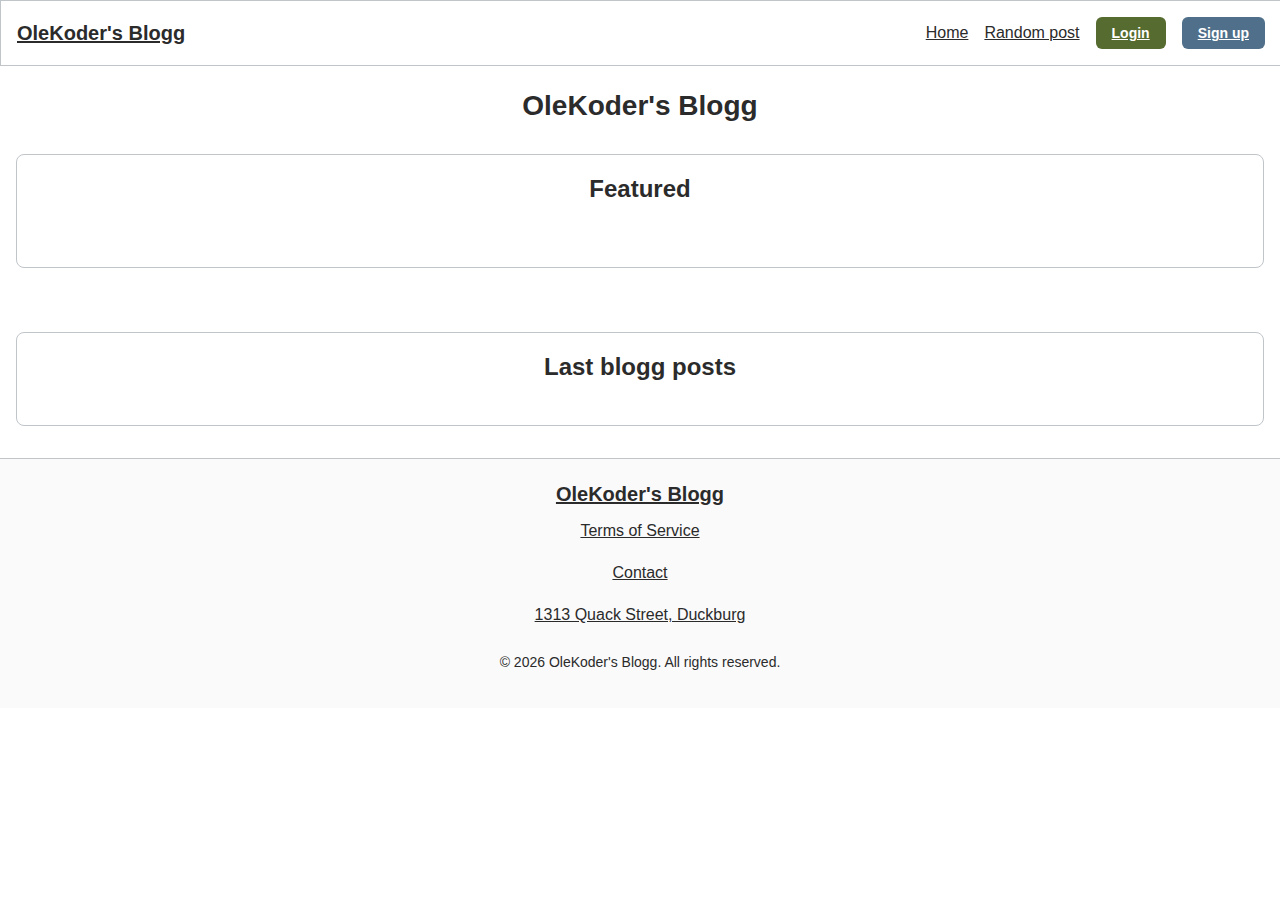
<file: index.html>
<!doctype html>
<html lang="en">
	<head>
		<meta charset="UTF-8" />
		<meta name="viewport" content="width=device-width, initial-scale=1.0" />
		<title>OleKoder's Blogg</title>

		<link rel="stylesheet" href="./assets/css/olewind.css" />
		<script defer src="./assets/js/olewind.js"></script>
		<script type="module" defer src="./index.js"></script>
	</head>

	<body class="text-charcoal text-center">
		<div id="site-nav"></div>
		<main class="w-full max-w-page mx-auto">
			<header class="my-6">
				<h1 class="text-3xl">OleKoder's Blogg</h1>
			</header>
			<section class="my-8 px-4">
				<div class="border rounded-lg">
					<h2 class="text-2xl mb-2">Featured</h2>
					<div class="p-4">
						<div class="relative overflow-hidden rounded-lg">
							<button
								id="featured-prev"
								type="button"
								class="absolute top-50 translate-y--50 left-0 bg-white border rounded-full cursor-pointer z-10 w-10 h-10"
								aria-label="Previous"
							>
								←
							</button>
							<button
								id="featured-next"
								type="button"
								class="absolute top-50 translate-y--50 right-0 bg-white border rounded-full cursor-pointer z-10 w-10 h-10"
								aria-label="Next"
							>
								→
							</button>
							<div
								id="featured-carousel"
								class="w-full max-h-96 flex items-center justify-center overflow-hidden"
								ow="md:max-h-120 lg:max-h-240"
							></div>
						</div>

						<h3 id="featured-title" class="text-large my-6"></h3>
					</div>
				</div>
			</section>
			<section class="py-8 px-4">
				<div class="border rounded-lg px-4 pb-6">
					<h2 class="text-2xl">Last blogg posts</h2>

					<div
						id="posts-grid"
						class="flex flex-col gap-4"
						ow="md:flex-row md:flex-wrap md:justify-center md:gap-6"
					></div>
				</div>
			</section>
		</main>
		<div id="site-footer"></div>
	</body>
</html>
</file>
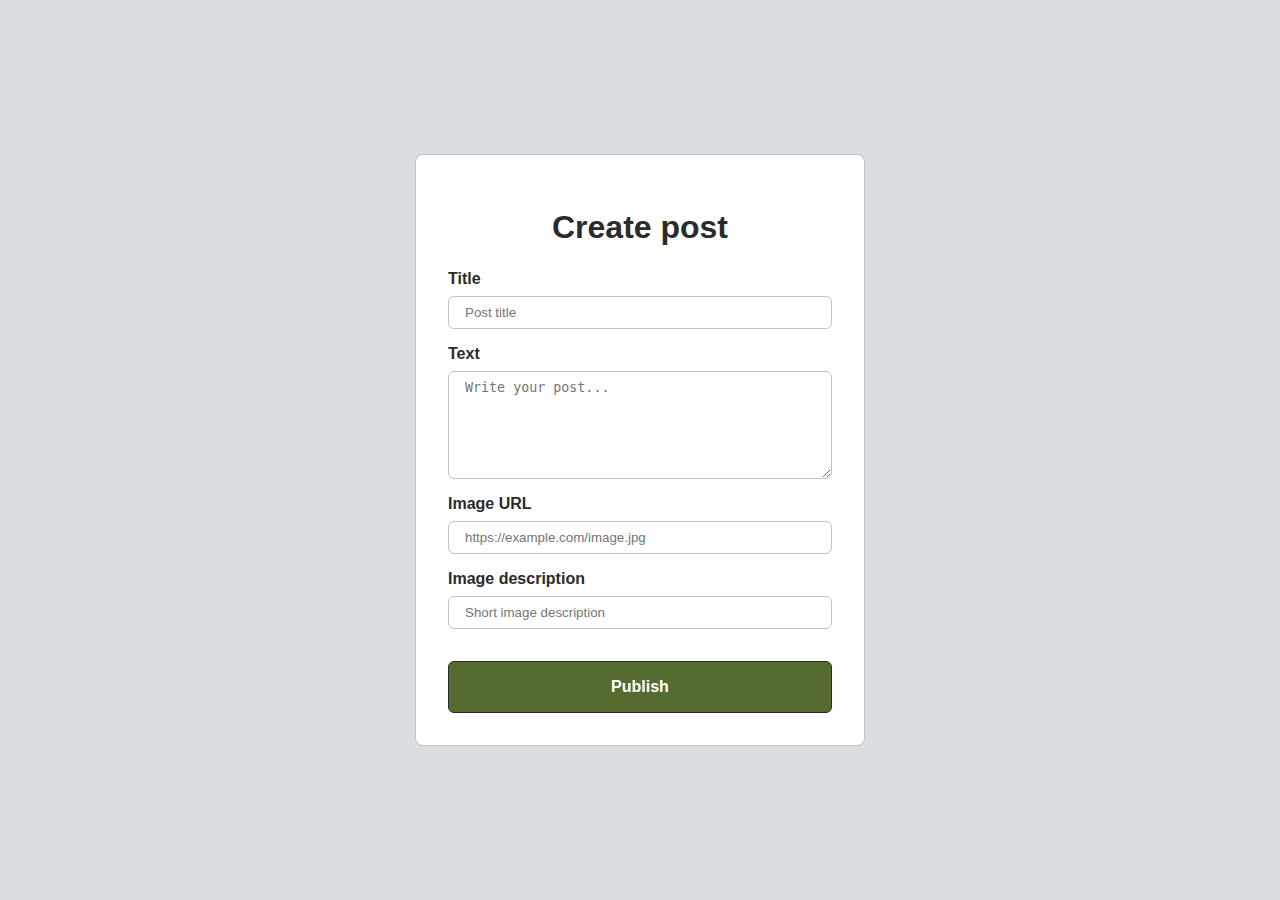
<file: create-post/index.html>
<!doctype html>
<html lang="en">
	<head>
		<meta charset="UTF-8" />
		<meta name="viewport" content="width=device-width, initial-scale=1.0" />
		<title>Create post</title>

		<link rel="stylesheet" href="../assets/css/olewind.css" />
		<script defer src="../assets/js/olewind.js"></script>
		<script type="module" defer src="./index.js"></script>
	</head>

	<body class="min-h-screen flex items-center justify-center bg-cloud px-4">
		<main class="w-full max-w-sm bg-white p-8 rounded-lg border">
			<h1 class="text-4xl font-bold text-charcoal text-center mb-6">Create post</h1>
			<form id="create-post-form" class="flex flex-col gap-4">
				<div class="flex flex-col">
					<label class="text-base font-medium text-charcoal mb-2" for="title">Title</label>
					<input
						id="title"
						type="text"
						required
						class="max-w-sm px-4 py-2 border rounded-md"
						placeholder="Post title"
					/>
				</div>
				<div class="flex flex-col">
					<label class="text-base font-medium text-charcoal mb-2" for="body">Text</label>
					<textarea
						id="body"
						required
						rows="6"
						class="max-w-sm px-4 py-2 border rounded-md"
						placeholder="Write your post..."
					></textarea>
				</div>
				<div class="flex flex-col">
					<label class="text-base font-medium text-charcoal mb-2" for="mediaUrl">Image URL</label>
					<input
						id="mediaUrl"
						type="url"
						required
						class="max-w-sm px-4 py-2 border rounded-md"
						placeholder="https://example.com/image.jpg"
					/>
				</div>
				<div class="flex flex-col">
					<label class="text-base font-medium text-charcoal mb-2" for="mediaAlt">
						Image description
					</label>
					<input
						id="mediaAlt"
						type="text"
						class="max-w-sm px-4 py-2 border rounded-md"
						placeholder="Short image description"
					/>
				</div>
				<p id="form-error" class="text-small text-charcoal hidden"></p>
				<button
					type="submit"
					class="mt-4 inline-flex items-center justify-center font-bold cursor-pointer border border-charcoal rounded-md text-center no-underline bg-olive text-white px-6 py-4 text-base"
				>
					Publish
				</button>
			</form>
		</main>
	</body>
</html>
</file>
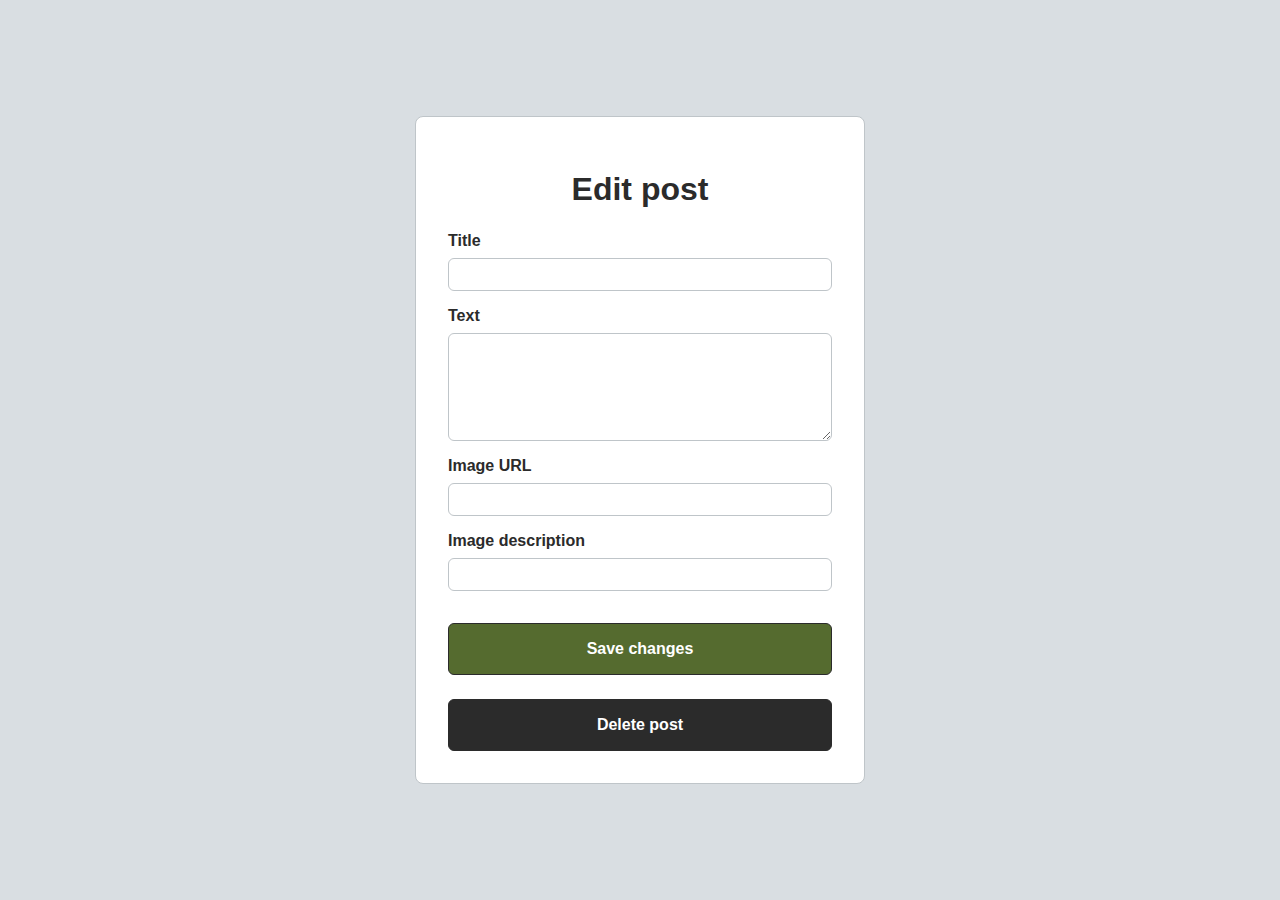
<file: edit-post/index.html>
<!doctype html>
<html lang="en">
	<head>
		<meta charset="UTF-8" />
		<meta name="viewport" content="width=device-width, initial-scale=1.0" />
		<title>Edit post</title>
		<link rel="stylesheet" href="../assets/css/olewind.css" />
		<script defer src="../assets/js/olewind.js"></script>
		<script type="module" defer src="./index.js"></script>
	</head>
	<body class="min-h-screen flex items-center justify-center bg-cloud px-4">
		<div class="w-full max-w-sm bg-white p-8 rounded-lg border">
			<h1 class="text-4xl font-bold text-charcoal text-center mb-6">Edit post</h1>
			<form id="edit-post-form" class="flex flex-col gap-4">
				<div class="flex flex-col">
					<label class="text-base font-medium text-charcoal mb-2" for="title">Title</label>
					<input id="title" type="text" required class="max-w-sm px-4 py-2 border rounded-md" />
				</div>
				<div class="flex flex-col">
					<label class="text-base font-medium text-charcoal mb-2" for="body">Text</label>
					<textarea
						id="body"
						required
						rows="6"
						class="max-w-sm px-4 py-2 border rounded-md"
					></textarea>
				</div>
				<div class="flex flex-col">
					<label class="text-base font-medium text-charcoal mb-2" for="mediaUrl">Image URL</label>
					<input
						id="mediaUrl"
						type="url"
						required
						maxlength="300"
						class="max-w-sm px-4 py-2 border rounded-md"
					/>
				</div>
				<div class="flex flex-col">
					<label class="text-base font-medium text-charcoal mb-2" for="mediaAlt">
						Image description
					</label>
					<input id="mediaAlt" type="text" class="max-w-sm px-4 py-2 border rounded-md" />
				</div>
				<p id="form-error" class="text-small text-charcoal hidden"></p>
				<button
					type="submit"
					class="mt-4 inline-flex items-center justify-center font-bold cursor-pointer border border-charcoal rounded-md text-center no-underline bg-olive text-white px-6 py-4 text-base"
				>
					Save changes
				</button>

				<button
					id="delete-btn"
					type="button"
					class="mt-2 inline-flex items-center justify-center font-bold cursor-pointer border border-charcoal rounded-md text-center no-underline bg-charcoal text-white px-6 py-4 text-base"
				>
					Delete post
				</button>
			</form>
		</div>
	</body>
</html>
</file>
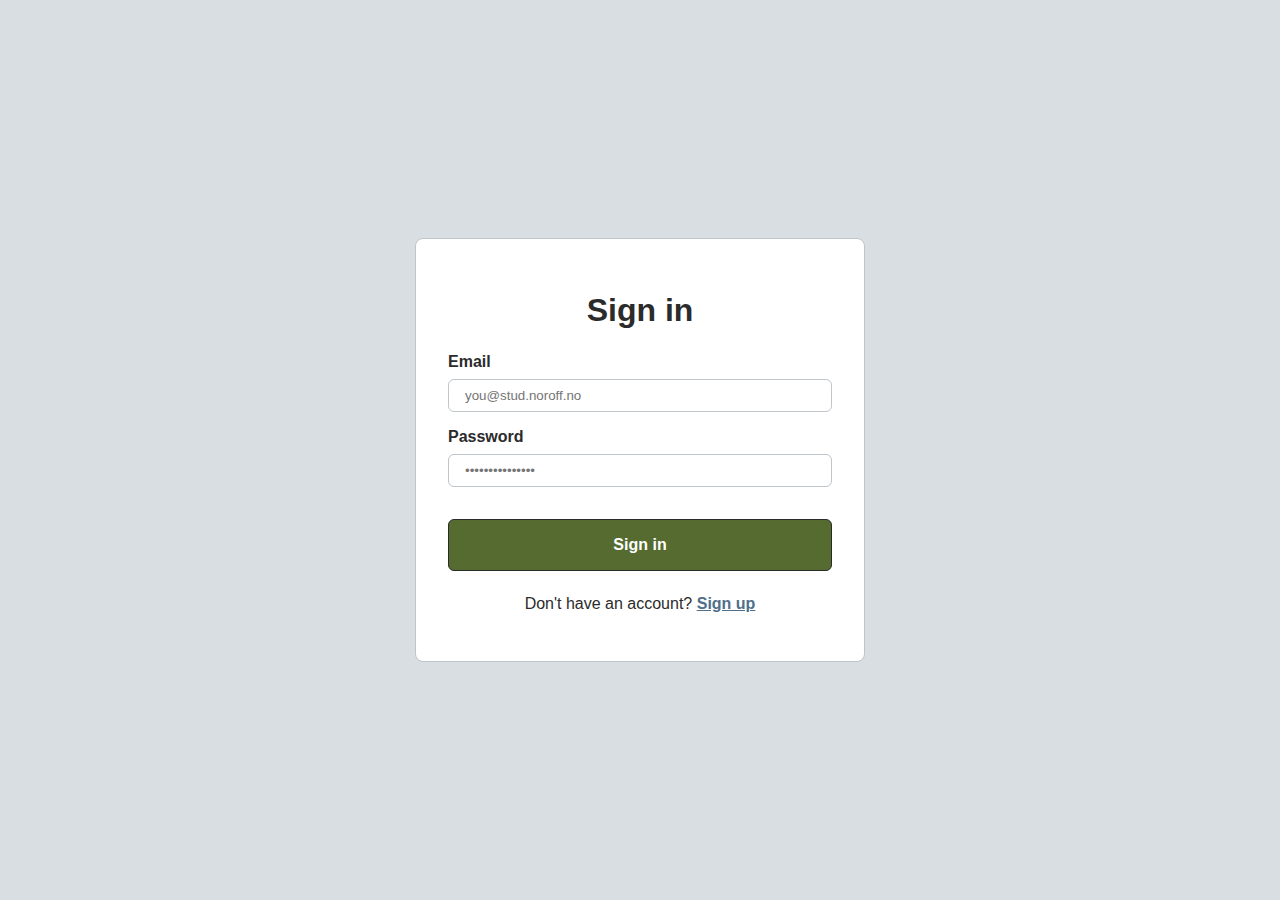
<file: login/index.html>
<!doctype html>
<html lang="en">
	<head>
		<meta charset="UTF-8" />
		<meta name="viewport" content="width=device-width, initial-scale=1.0" />
		<title>Login</title>
		<link rel="stylesheet" href="../assets/css/olewind.css" />
		<script defer src="../assets/js/olewind.js"></script>
		<script type="module" defer src="./index.js"></script>
	</head>
	<body class="min-h-screen flex items-center justify-center bg-cloud px-4">
		<main class="w-full max-w-sm bg-white p-8 rounded-lg border">
			<h1 class="text-4xl font-bold text-charcoal text-center mb-6">Sign in</h1>
			<form id="login-form" class="flex flex-col gap-4">
				<div class="flex flex-col">
					<label class="text-base font-medium text-charcoal mb-2" for="email">Email</label>
					<input
						id="email"
						type="email"
						required
						class="max-w-sm px-4 py-2 border rounded-md"
						placeholder="you@stud.noroff.no"
					/>
				</div>
				<div class="flex flex-col">
					<label class="text-base font-medium text-charcoal mb-2" for="password">Password</label>
					<input
						id="password"
						type="password"
						required
						class="max-w-sm px-4 py-2 border rounded-md"
						placeholder="•••••••••••••••"
					/>
				</div>
				<button
					type="submit"
					class="mt-4 inline-flex items-center justify-center font-bold cursor-pointer border border-charcoal rounded-md text-center no-underline bg-olive text-white px-6 py-4 text-base"
				>
					Sign in
				</button>
			</form>
			<p class="text-base text-charcoal text-center mt-6">
				Don't have an account?
				<a class="text-dusty-blue font-bold" href="../signup/index.html">Sign up</a>
			</p>
		</main>
	</body>
</html>
</file>
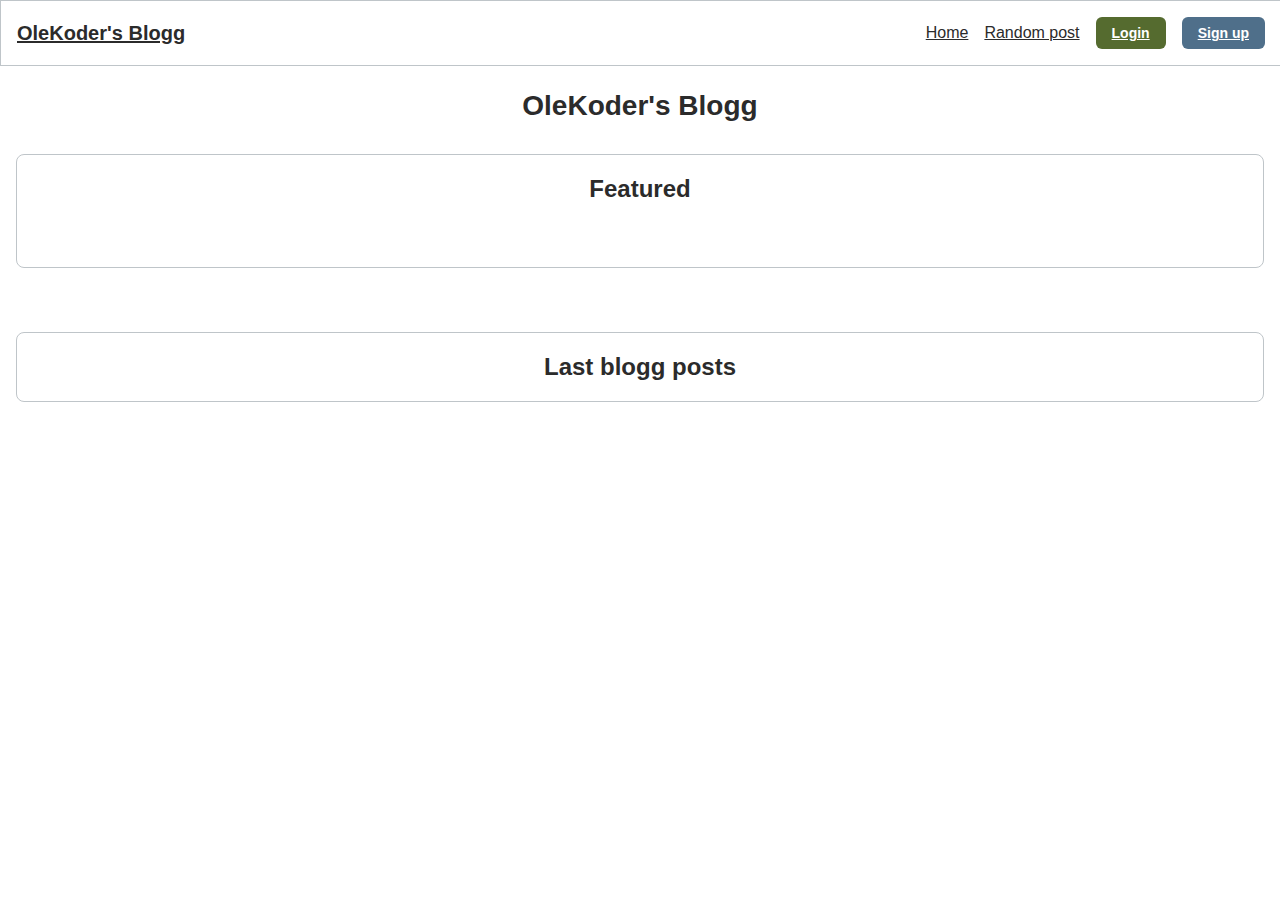
<file: pages/index.html>
<!doctype html>
<html lang="en">
	<head>
		<meta charset="UTF-8" />
		<meta name="viewport" content="width=device-width, initial-scale=1.0" />
		<title>OleKoder's Blogg</title>

		<link rel="stylesheet" href="../assets/css/olewind.css" />
		<script defer src="../assets/js/olewind.js"></script>
		<script type="module" defer src="./index.js"></script>
	</head>

	<body class="text-charcoal text-center">
		<div id="site-nav"></div>
		<div class="w-full max-w-page mx-auto">
			<header class="my-6">
				<h1 class="text-3xl">OleKoder's Blogg</h1>
			</header>

			<section class="my-8 px-4">
				<div class="border rounded-lg">
					<h2 class="text-2xl mb-2">Featured</h2>

					<div class="p-4">
						<div class="relative overflow-hidden rounded-lg">
							<button
								id="featured-prev"
								type="button"
								class="absolute top-50 translate-y--50 left-0 bg-white border rounded-full cursor-pointer z-10 w-10 h-10"
								aria-label="Previous"
							>
								←
							</button>

							<button
								id="featured-next"
								type="button"
								class="absolute top-50 translate-y--50 right-0 bg-white border rounded-full cursor-pointer z-10 w-10 h-10"
								aria-label="Next"
							>
								→
							</button>

							<div
								id="featured-carousel"
								class="w-full max-h-96 flex items-center justify-center overflow-hidden"
								ow="md:max-h-120 lg:max-h-240"
							></div>
						</div>

						<h3 id="featured-title" class="text-large my-6"></h3>
					</div>
				</div>
			</section>

			<section class="py-8 px-4">
				<div class="border rounded-lg px-4">
					<h2 class="text-2xl">Last blogg posts</h2>

					<div
						id="posts-grid"
						class="flex flex-col gap-4"
						ow="md:flex-row md:flex-wrap md:justify-center md:gap-6"
					></div>
				</div>
			</section>
		</div>
	</body>
</html>
</file>
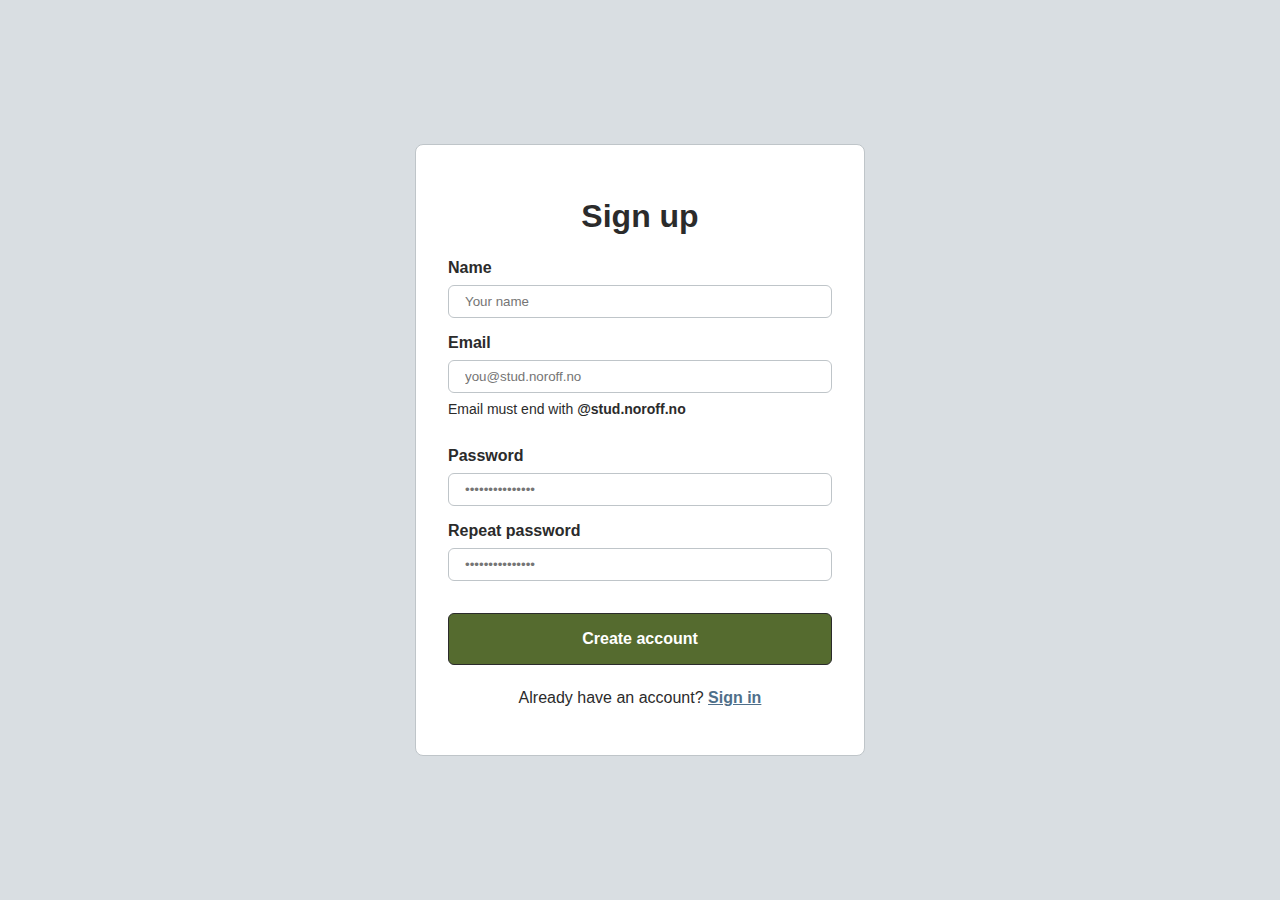
<file: signup/index.html>
<!doctype html>
<html lang="en">
	<head>
		<meta charset="UTF-8" />
		<meta name="viewport" content="width=device-width, initial-scale=1.0" />
		<title>Sign up</title>

		<link rel="stylesheet" href="../assets/css/olewind.css" />
		<script defer src="../assets/js/olewind.js"></script>

		<script type="module" defer src="./index.js"></script>
	</head>

	<body class="min-h-screen flex items-center justify-center bg-cloud px-4">
		<main class="w-full max-w-sm bg-white p-8 rounded-lg border">
			<h1 class="text-4xl font-bold text-charcoal text-center mb-6">Sign up</h1>
			<form id="signup-form" class="flex flex-col gap-4">
				<div class="flex flex-col">
					<label class="text-base font-medium text-charcoal mb-2" for="name">Name</label>
					<input
						id="name"
						type="text"
						class="max-w-sm px-4 py-2 border rounded-md"
						placeholder="Your name"
						autocomplete="name"
						required
					/>
				</div>
				<div class="flex flex-col">
					<label class="text-base font-medium text-charcoal mb-2" for="email">Email</label>
					<input
						id="email"
						type="email"
						class="max-w-sm px-4 py-2 border rounded-md"
						placeholder="you@stud.noroff.no"
						autocomplete="email"
						required
					/>
					<p class="text-small text-charcoal mt-2">
						Email must end with <strong>@stud.noroff.no</strong>
					</p>
				</div>

				<div class="flex flex-col">
					<label class="text-base font-medium text-charcoal mb-2" for="password">Password</label>
					<input
						id="password"
						type="password"
						class="max-w-sm px-4 py-2 border rounded-md"
						placeholder="•••••••••••••••"
						autocomplete="new-password"
						required
					/>
				</div>

				<div class="flex flex-col">
					<label class="text-base font-medium text-charcoal mb-2" for="password2"
						>Repeat password</label
					>
					<input
						id="password2"
						type="password"
						class="max-w-sm px-4 py-2 border rounded-md"
						placeholder="•••••••••••••••"
						autocomplete="new-password"
						required
					/>
				</div>

				<p id="form-error" class="text-small hidden"></p>

				<button
					id="signup-btn"
					type="submit"
					class="mt-4 inline-flex items-center justify-center font-bold cursor-pointer border border-charcoal rounded-md text-center no-underline bg-olive text-white px-6 py-4 text-base"
				>
					Create account
				</button>
			</form>

			<p class="text-base text-charcoal text-center mt-6">
				Already have an account?
				<a class="text-dusty-blue font-bold" href="./index.html">Sign in</a>
			</p>
		</main>
	</body>
</html>
</file>
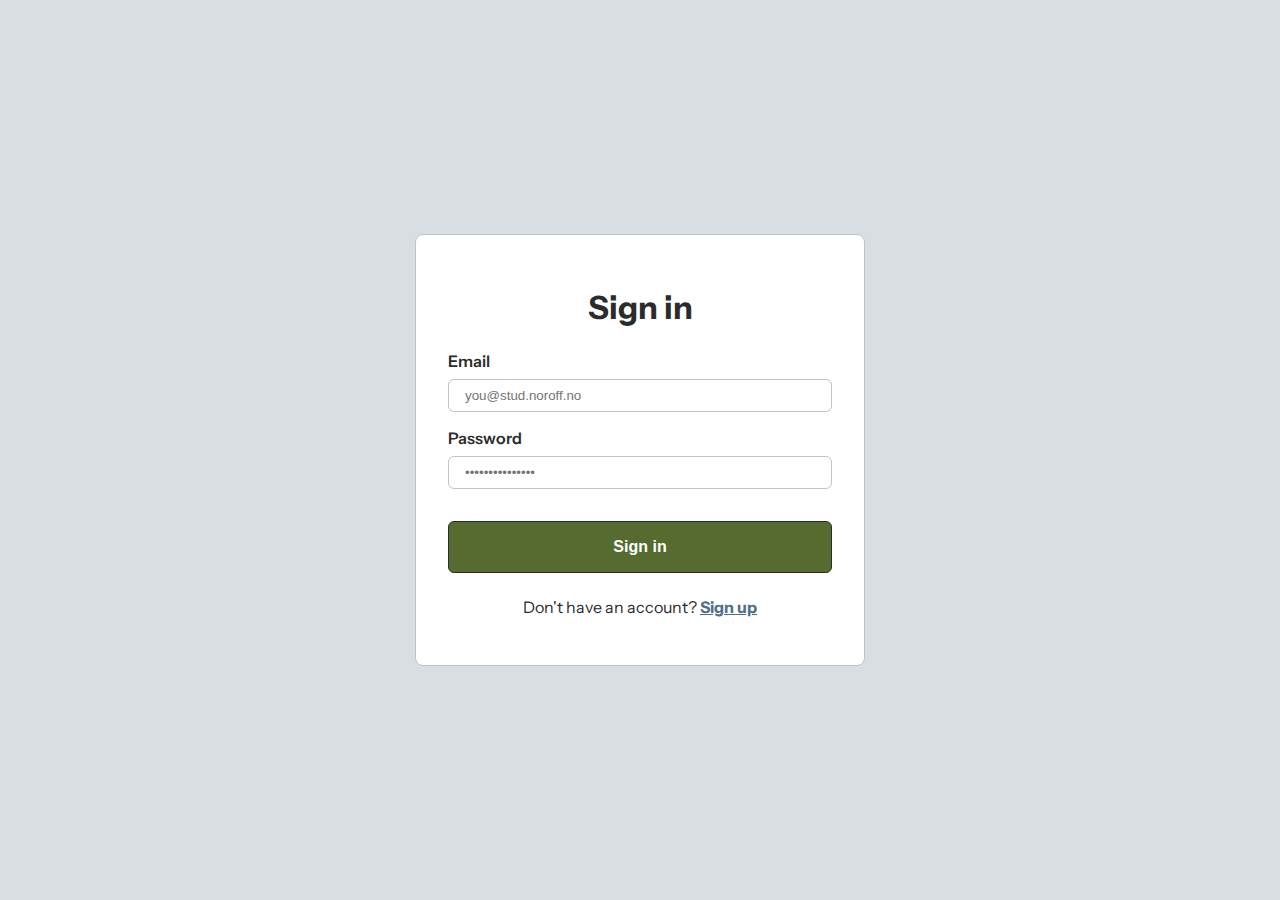
<file: account/login/index.html>
<!doctype html>
<html lang="en">
	<head>
		<meta charset="UTF-8" />
		<meta name="viewport" content="width=device-width, initial-scale=1.0" />
		<meta
			name="description"
			content="Log in to OleKoder’s Blogg to manage posts, edit content, and share new stories."
		/>
		<title>Login</title>
		<link rel="preconnect" href="https://fonts.googleapis.com" />
		<link rel="preconnect" href="https://fonts.gstatic.com" crossorigin />
		<link
			href="https://fonts.googleapis.com/css2?family=Instrument+Sans:ital,wght@0,400..700;1,400..700&family=Playpen+Sans:wght@100..800&display=swap"
			rel="stylesheet"
		/>
		<link rel="stylesheet" href="../../assets/css/olewind.css" />
		<script defer src="../../assets/js/olewind.js"></script>
		<script type="module" defer src="./index.js"></script>
	</head>
	<body class="min-h-screen flex items-center justify-center bg-cloud px-4">
		<main class="w-full max-w-sm bg-white p-8 rounded-lg border">
			<h1 class="text-4xl font-bold text-charcoal text-center mb-6">Sign in</h1>
			<form id="login-form" class="flex flex-col gap-4">
				<div class="flex flex-col">
					<label class="text-base font-medium text-charcoal mb-2" for="email">Email</label>
					<input
						id="email"
						type="email"
						required
						class="max-w-sm px-4 py-2 border rounded-md"
						placeholder="you@stud.noroff.no"
					/>
				</div>
				<div class="flex flex-col">
					<label class="text-base font-medium text-charcoal mb-2" for="password">Password</label>
					<input
						id="password"
						type="password"
						required
						class="max-w-sm px-4 py-2 border rounded-md"
						placeholder="•••••••••••••••"
					/>
				</div>
				<button
					type="submit"
					class="mt-4 inline-flex items-center justify-center font-bold cursor-pointer border border-charcoal rounded-md text-center no-underline bg-olive text-white px-6 py-4 text-base"
				>
					Sign in
				</button>
			</form>
			<p class="text-base text-charcoal text-center mt-6">
				Don't have an account?
				<a class="text-dusty-blue font-bold" href="../signup/index.html">Sign up</a>
			</p>
		</main>
	</body>
</html>
</file>
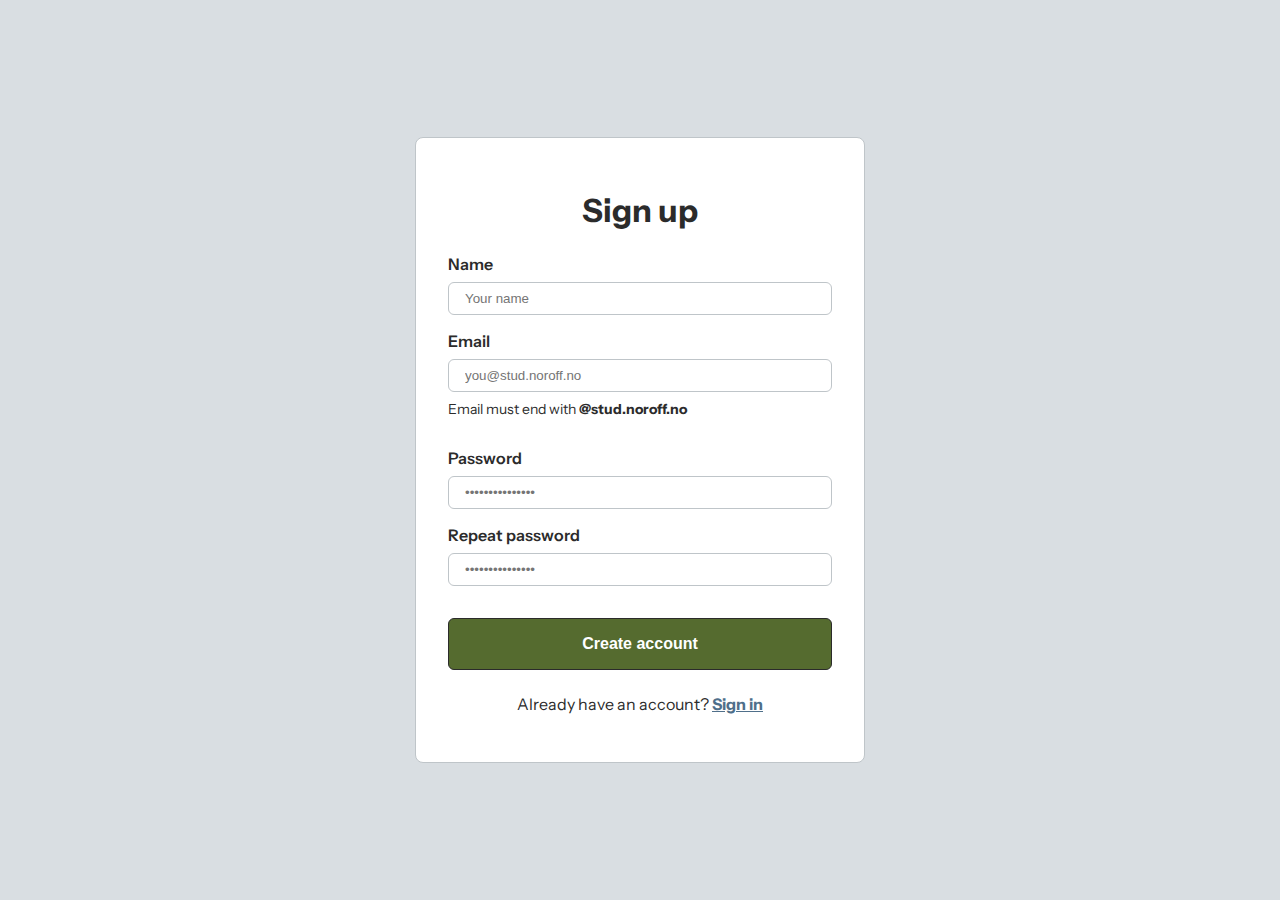
<file: account/signup/index.html>
<!doctype html>
<html lang="en">
	<head>
		<meta charset="UTF-8" />
		<meta name="viewport" content="width=device-width, initial-scale=1.0" />
		<meta
			name="description"
			content="Create an account on OleKoder’s Blogg to start writing, editing, and publishing blog posts."
		/>
		<title>Sign up</title>
		<link rel="preconnect" href="https://fonts.googleapis.com" />
		<link rel="preconnect" href="https://fonts.gstatic.com" crossorigin />
		<link
			href="https://fonts.googleapis.com/css2?family=Instrument+Sans:ital,wght@0,400..700;1,400..700&family=Playpen+Sans:wght@100..800&display=swap"
			rel="stylesheet"
		/>
		<link rel="stylesheet" href="../../assets/css/olewind.css" />
		<script defer src="../../assets/js/olewind.js"></script>

		<script type="module" defer src="./index.js"></script>
	</head>

	<body class="min-h-screen flex items-center justify-center bg-cloud px-4">
		<main class="w-full max-w-sm bg-white p-8 rounded-lg border">
			<h1 class="text-4xl font-bold text-charcoal text-center mb-6">Sign up</h1>
			<form id="signup-form" class="flex flex-col gap-4">
				<div class="flex flex-col">
					<label class="text-base font-medium text-charcoal mb-2" for="name">Name</label>
					<input
						id="name"
						type="text"
						class="max-w-sm px-4 py-2 border rounded-md"
						placeholder="Your name"
						autocomplete="name"
						required
					/>
				</div>
				<div class="flex flex-col">
					<label class="text-base font-medium text-charcoal mb-2" for="email">Email</label>
					<input
						id="email"
						type="email"
						class="max-w-sm px-4 py-2 border rounded-md"
						placeholder="you@stud.noroff.no"
						autocomplete="email"
						required
					/>
					<p class="text-small text-charcoal mt-2">
						Email must end with <strong>@stud.noroff.no</strong>
					</p>
				</div>

				<div class="flex flex-col">
					<label class="text-base font-medium text-charcoal mb-2" for="password">Password</label>
					<input
						id="password"
						type="password"
						class="max-w-sm px-4 py-2 border rounded-md"
						placeholder="•••••••••••••••"
						autocomplete="new-password"
						required
					/>
				</div>

				<div class="flex flex-col">
					<label class="text-base font-medium text-charcoal mb-2" for="password2"
						>Repeat password</label
					>
					<input
						id="password2"
						type="password"
						class="max-w-sm px-4 py-2 border rounded-md"
						placeholder="•••••••••••••••"
						autocomplete="new-password"
						required
					/>
				</div>

				<p id="form-error" class="text-small hidden"></p>

				<button
					id="signup-btn"
					type="submit"
					class="mt-4 inline-flex items-center justify-center font-bold cursor-pointer border border-charcoal rounded-md text-center no-underline bg-olive text-white px-6 py-4 text-base"
				>
					Create account
				</button>
			</form>

			<p class="text-base text-charcoal text-center mt-6">
				Already have an account?
				<a class="text-dusty-blue font-bold" href="../login/index.html">Sign in</a>
			</p>
		</main>
	</body>
</html>
</file>
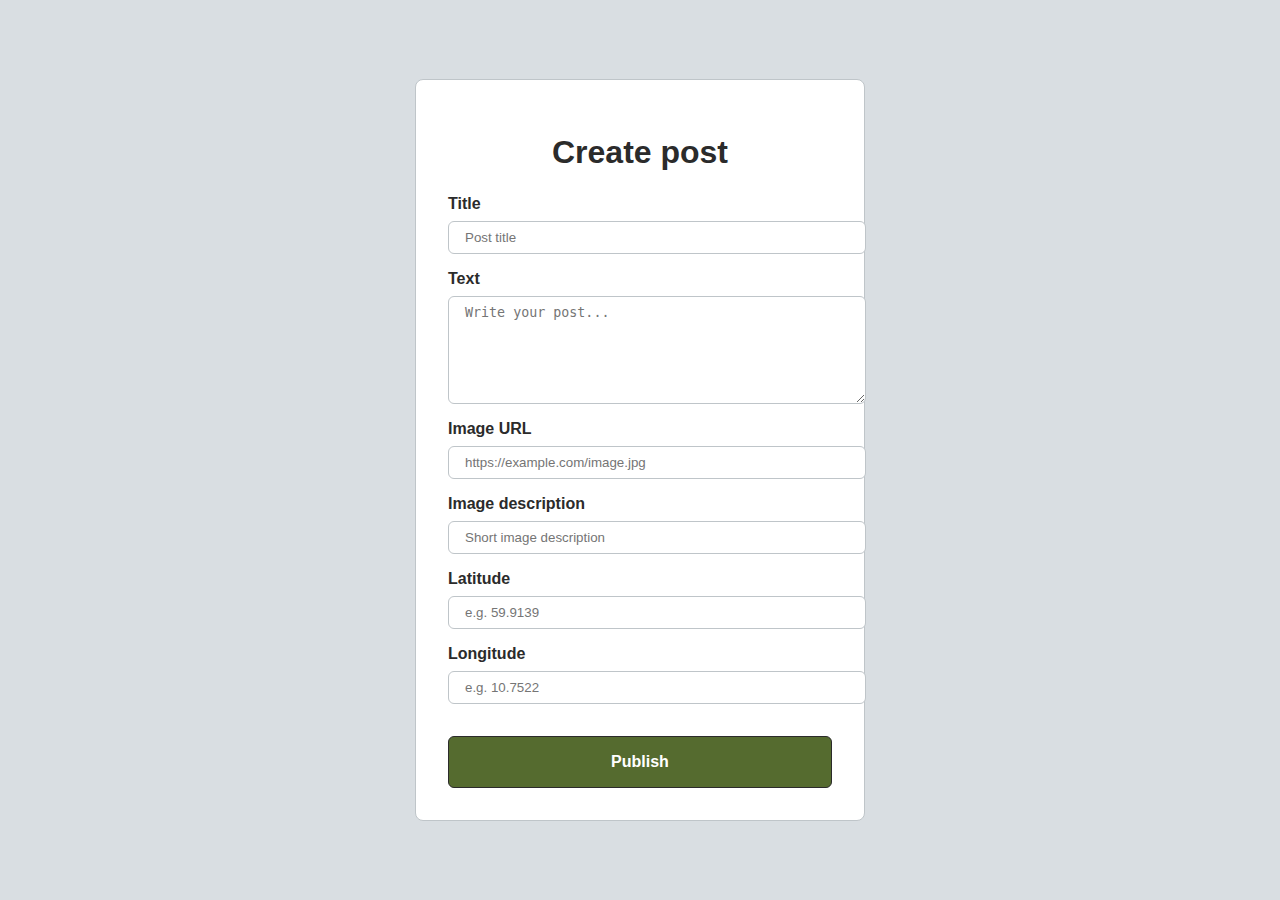
<file: pages/create-post/index.html>
<!doctype html>
<html lang="en">
	<head>
		<meta charset="UTF-8" />
		<meta name="viewport" content="width=device-width, initial-scale=1.0" />
		<title>Create post</title>

		<link rel="stylesheet" href="/assets/css/olewind.css" />
		<script defer src="/assets/js/olewind.js"></script>
		<script type="module" defer src="./index.js"></script>
	</head>

	<body class="min-h-screen flex items-center justify-center bg-cloud px-4">
		<main class="w-full max-w-sm bg-white p-8 rounded-lg border">
			<h1 class="text-4xl font-bold text-charcoal text-center mb-6">Create post</h1>
			<form id="create-post-form" class="flex flex-col gap-4">
				<div class="flex flex-col">
					<label class="text-base font-medium text-charcoal mb-2" for="title">Title</label>
					<input
						id="title"
						type="text"
						required
						class="w-full px-4 py-2 border rounded-md"
						placeholder="Post title"
					/>
				</div>
				<div class="flex flex-col">
					<label class="text-base font-medium text-charcoal mb-2" for="body">Text</label>
					<textarea
						id="body"
						required
						rows="6"
						class="w-full px-4 py-2 border rounded-md"
						placeholder="Write your post..."
					></textarea>
				</div>
				<div class="flex flex-col">
					<label class="text-base font-medium text-charcoal mb-2" for="mediaUrl">Image URL</label>
					<input
						id="mediaUrl"
						type="url"
						required
						class="w-full px-4 py-2 border rounded-md"
						placeholder="https://example.com/image.jpg"
					/>
				</div>
				<div class="flex flex-col">
					<label class="text-base font-medium text-charcoal mb-2" for="mediaAlt">
						Image description
					</label>
					<input
						id="mediaAlt"
						type="text"
						class="w-full px-4 py-2 border rounded-md"
						placeholder="Short image description"
					/>
				</div>
				<div class="flex flex-col">
					<label class="text-base font-medium text-charcoal mb-2" for="latitude">Latitude</label>
					<input
						id="latitude"
						type="number"
						step="any"
						class="w-full px-4 py-2 border rounded-md"
						placeholder="e.g. 59.9139"
					/>
				</div>
				<div class="flex flex-col">
					<label class="text-base font-medium text-charcoal mb-2" for="longitude">Longitude</label>
					<input
						id="longitude"
						type="number"
						step="any"
						class="w-full px-4 py-2 border rounded-md"
						placeholder="e.g. 10.7522"
					/>
				</div>
				<p id="form-error" class="text-small text-charcoal" style="display: none"></p>
				<button
					type="submit"
					class="mt-4 inline-flex items-center justify-center font-bold cursor-pointer border border-charcoal rounded-md text-center no-underline bg-olive text-white px-6 py-4 text-base"
				>
					Publish
				</button>
			</form>
		</main>
	</body>
</html>
</file>
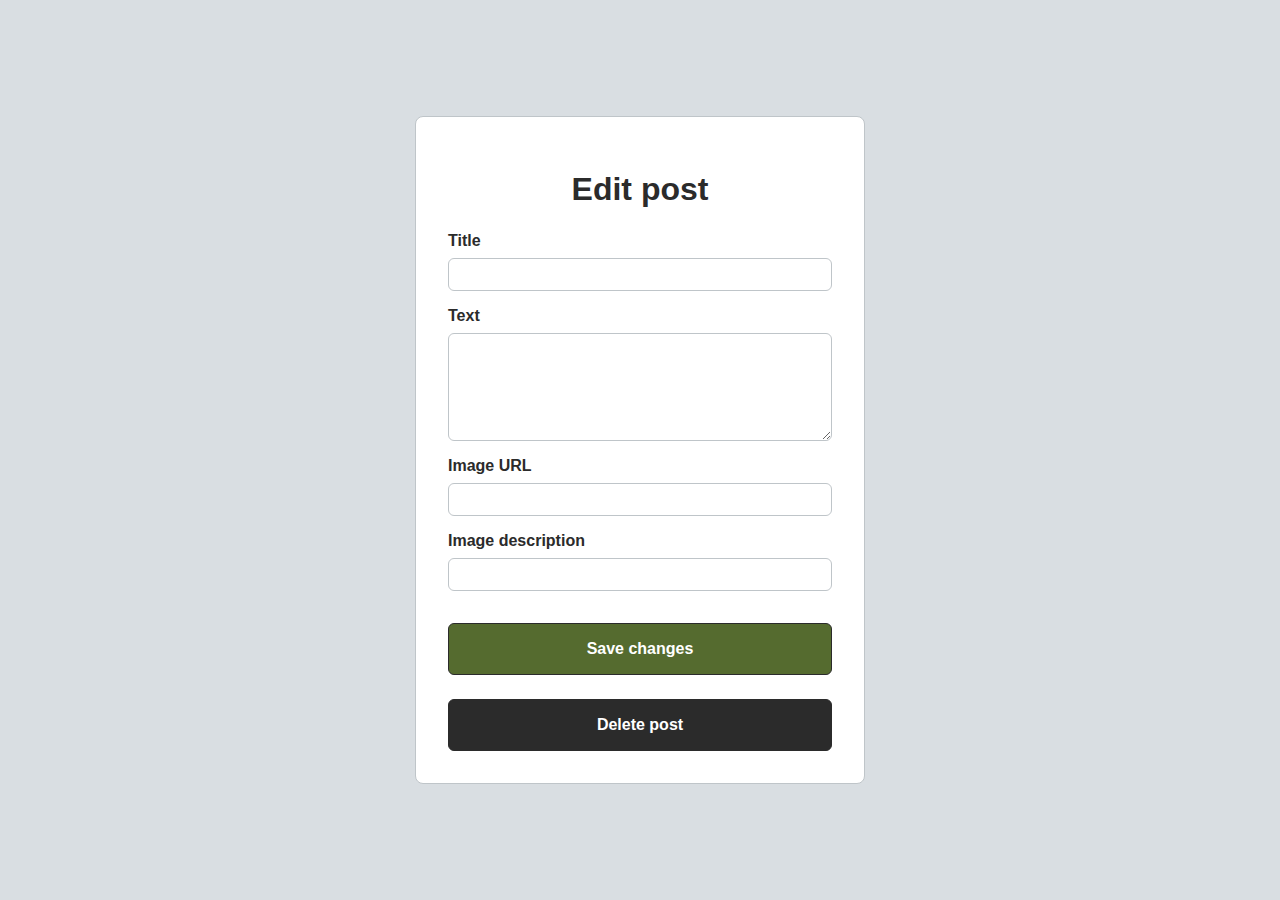
<file: pages/edit-post/index.html>
<!doctype html>
<html lang="en">
	<head>
		<meta charset="UTF-8" />
		<meta name="viewport" content="width=device-width, initial-scale=1.0" />
		<title>Edit post</title>
		<link rel="stylesheet" href="/assets/css/olewind.css" />
		<script defer src="/assets/js/olewind.js"></script>
		<script type="module" defer src="./index.js"></script>
	</head>
	<body class="min-h-screen flex items-center justify-center bg-cloud px-4">
		<div class="w-full max-w-sm bg-white p-8 rounded-lg border">
			<h1 class="text-4xl font-bold text-charcoal text-center mb-6">Edit post</h1>
			<form id="edit-post-form" class="flex flex-col gap-4">
				<div class="flex flex-col">
					<label class="text-base font-medium text-charcoal mb-2" for="title">Title</label>
					<input id="title" type="text" required class="max-w-sm px-4 py-2 border rounded-md" />
				</div>
				<div class="flex flex-col">
					<label class="text-base font-medium text-charcoal mb-2" for="body">Text</label>
					<textarea
						id="body"
						required
						rows="6"
						class="max-w-sm px-4 py-2 border rounded-md"
					></textarea>
				</div>
				<div class="flex flex-col">
					<label class="text-base font-medium text-charcoal mb-2" for="mediaUrl">Image URL</label>
					<input
						id="mediaUrl"
						type="url"
						required
						maxlength="300"
						class="max-w-sm px-4 py-2 border rounded-md"
					/>
				</div>
				<div class="flex flex-col">
					<label class="text-base font-medium text-charcoal mb-2" for="mediaAlt">
						Image description
					</label>
					<input id="mediaAlt" type="text" class="max-w-sm px-4 py-2 border rounded-md" />
				</div>
				<p id="form-error" class="text-small text-charcoal hidden"></p>
				<button
					type="submit"
					class="mt-4 inline-flex items-center justify-center font-bold cursor-pointer border border-charcoal rounded-md text-center no-underline bg-olive text-white px-6 py-4 text-base"
				>
					Save changes
				</button>

				<button
					id="delete-btn"
					type="button"
					class="mt-2 inline-flex items-center justify-center font-bold cursor-pointer border border-charcoal rounded-md text-center no-underline bg-charcoal text-white px-6 py-4 text-base"
				>
					Delete post
				</button>
			</form>
		</div>
	</body>
</html>
</file>
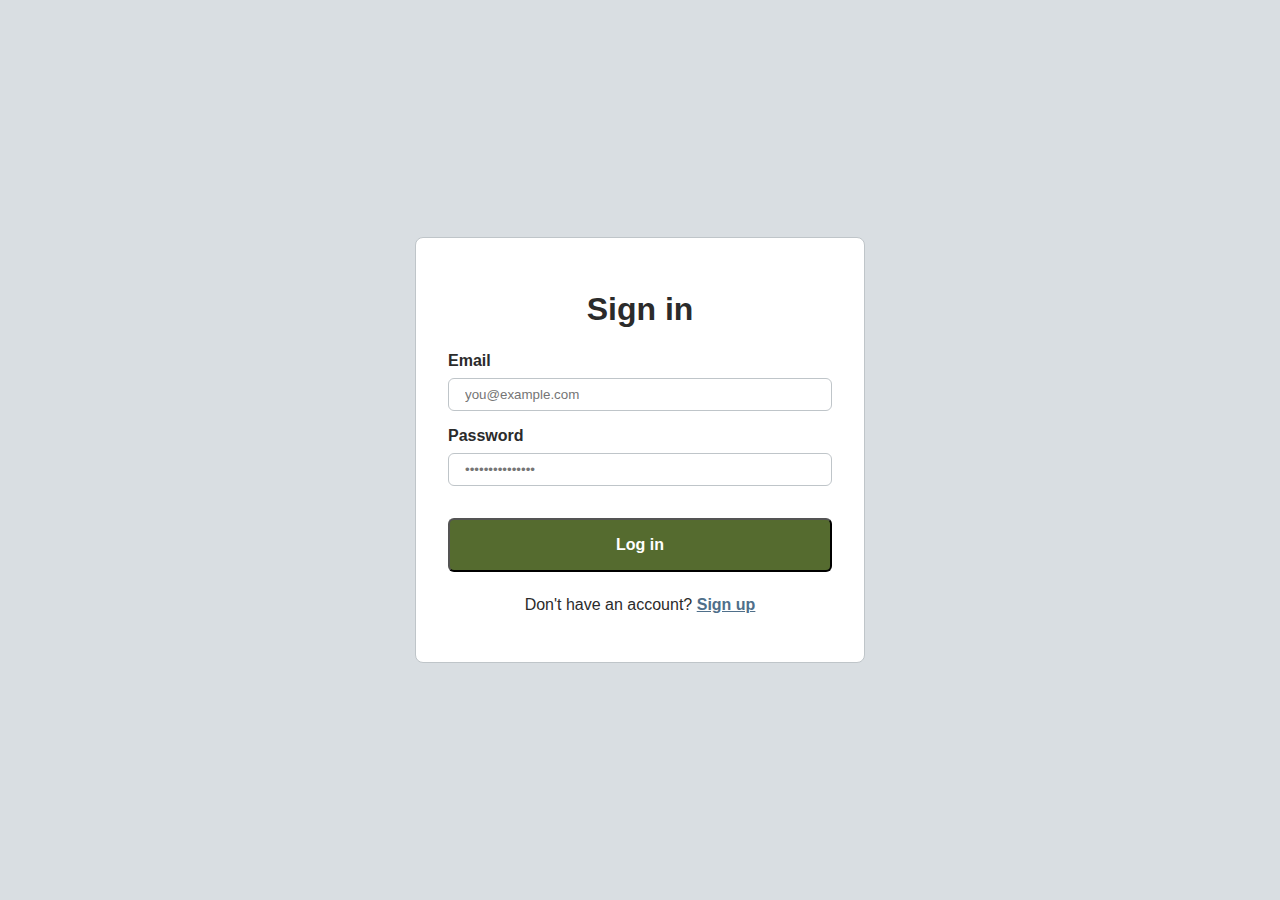
<file: pages/login/index.html>
<!doctype html>
<html lang="en">
	<head>
		<meta charset="UTF-8" />
		<meta name="viewport" content="width=device-width, initial-scale=1.0" />
		<title>Login</title>

		<link rel="stylesheet" href="/assets/css/olewind.css" />
		<script defer src="/assets/js/olewind.js"></script>

		<script type="module" defer src="./login.js"></script>
	</head>

	<body class="min-h-screen flex items-center justify-center bg-cloud px-4">
		<div class="w-full max-w-sm bg-white p-8 rounded-lg border">
			<h1 class="text-4xl font-bold text-charcoal text-center mb-6">Sign in</h1>

			<form id="login-form" class="flex" style="flex-direction: column; gap: 1rem">
				<div class="flex" style="flex-direction: column">
					<label class="text-base font-medium text-charcoal mb-2" for="email">Email</label>
					<input
						id="email"
						type="email"
						class="max-w-sm px-4 py-2 border rounded-md"
						placeholder="you@example.com"
					/>
				</div>

				<div class="flex" style="flex-direction: column">
					<label class="text-base font-medium text-charcoal mb-2" for="password">Password</label>
					<input
						id="password"
						type="password"
						class="max-w-sm px-4 py-2 border rounded-md"
						placeholder="•••••••••••••••"
					/>
				</div>

				<div id="login-button" class="mt-4"></div>
			</form>

			<p class="text-base text-charcoal text-center mt-6">
				Don't have an account?
				<a class="text-dusty-blue font-bold" href="#">Sign up</a>
			</p>
		</div>
	</body>
</html>
</file>
<file: assets/css/olewind.css>
/* =========================
   OleWindCSS (core)
   Palette:
   Charcoal     #2B2B2B
   Cloud Gray   #D9DEE2
   Dusty Blue   #4F6F8A
   Olive Accent #556B2F
   Pure White   #FFFFFF
	 Off White 		#FAFAFA
	 Gray					#BFC5C9
   ========================= */

/* =========================
   Base
   ========================= */
body {
	margin: 0;
}

/* =========================
   Layout / Display
   ========================= */
.block {
	display: block;
}

.inline-block {
	display: inline-block;
}

.flex {
	display: flex;
}

.flex-row {
	flex-direction: row;
}

.flex-col {
	flex-direction: column;
}

.inline-flex {
	display: inline-flex;
}

.flex-wrap {
	flex-wrap: wrap;
}

.hidden {
	display: none;
}

.overflow-hidden {
	overflow: hidden;
}

/* Flex alignment */
.items-start {
	align-items: flex-start;
}

.items-center {
	align-items: center;
}

.items-end {
	align-items: flex-end;
}

.justify-start {
	justify-content: flex-start;
}

.justify-center {
	justify-content: center;
}

.justify-between {
	justify-content: space-between;
}

/* Screen sizing */
.min-h-screen {
	min-height: 100vh;
}

.h-full {
	height: 100%;
}

.h-3 {
	height: 0.75rem; /* 12px */
}

.h-10 {
	height: 2.5rem; /* 40px */
}

.max-h-72 {
	max-height: 18rem; /* 288px */
}

.max-h-96 {
	max-height: 24rem; /* 384px */
}

.max-h-120 {
	max-height: 30rem; /* 480px */
}

.max-h-180 {
	max-height: 45rem; /* 720px */
}

.max-h-240 {
	max-height: 60rem; /* 960px */
}

/* =========================
   Sizing
   ========================= */
/* Width */
.w-full {
	width: 100%;
}

.w-3 {
	width: 0.75rem; /* 12px */
}

.w-10 {
	width: 2.5rem; /* 40px */
}

/* Max width */
.max-w-card {
	max-width: 18rem; /* 288px */
}

.max-w-xs {
	max-width: 20rem; /* 320px */
}

.max-w-sm {
	max-width: 24rem; /* 384px */
}

.max-w-md {
	max-width: 28rem; /* 448px */
}

.max-w-hero {
	max-width: 40rem; /* 640px */
}

.max-w-page {
	max-width: 80rem; /* 1280px */
}

/* =========================
   Typography
   ========================= */
.text-center {
	text-align: center;
}

/* Font sizes */
.text-small {
	font-size: 0.875rem; /* 14px */
}

.text-base {
	font-size: 1rem; /* 16px */
}

.text-large {
	font-size: 1.25rem; /* 20px */
}

.text-2xl {
	font-size: 1.5rem; /* 24px */
}

.text-3xl {
	font-size: 1.75rem; /* 28px */
}

.text-4xl {
	font-size: 2rem; /* 32px */
}

/* Font weights */
.font-normal {
	font-weight: 400;
}

.font-medium {
	font-weight: 600;
}

.font-bold {
	font-weight: 700;
}

/* =========================
   Positioning
   ========================= */
.relative {
	position: relative;
}

.absolute {
	position: absolute;
}

.object-cover {
	object-fit: cover;
}

.object-center {
	object-position: center;
}

.top-50 {
	top: 50%;
}

.left-0 {
	left: 0;
}

.right-0 {
	right: 0;
}

.translate-y--50 {
	transform: translateY(-50%);
}

/* Arrow nudge */
.-ml-6 {
	margin-left: -1.5rem; /* -24px */
}

.-mr-6 {
	margin-right: -1.5rem; /* -24px */
}

/* =========================
   Spacing
   ========================= */
/* Padding */
.p-2 {
	padding: 0.5rem; /* 8px */
}

.p-4 {
	padding: 1rem; /* 16px */
}

.p-6 {
	padding: 1.5rem; /* 24px */
}

.p-8 {
	padding: 2rem; /* 32px */
}

/* Padding X */
.px-2 {
	padding-left: 0.5rem; /* 8px */
	padding-right: 0.5rem; /* 8px */
}

.px-4 {
	padding-left: 1rem; /* 16px */
	padding-right: 1rem; /* 16px */
}

.px-6 {
	padding-left: 1.5rem; /* 24px */
	padding-right: 1.5rem; /* 24px */
}

.px-8 {
	padding-left: 2rem; /* 32px */
	padding-right: 2rem; /* 32px */
}

/* Padding Y */
.py-2 {
	padding-top: 0.5rem; /* 8px */
	padding-bottom: 0.5rem; /* 8px */
}

.py-4 {
	padding-top: 1rem; /* 16px */
	padding-bottom: 1rem; /* 16px */
}

.py-6 {
	padding-top: 1.5rem; /* 24px */
	padding-bottom: 1.5rem; /* 24px */
}

.py-8 {
	padding-top: 2rem; /* 32px */
	padding-bottom: 2rem; /* 32px */
}

/* Padding top */
.pt-2 {
	padding-top: 0.5rem; /* 8px */
}

.pt-4 {
	padding-top: 1rem; /* 16px */
}

.pt-6 {
	padding-top: 1.5rem; /* 24px */
}

.pt-8 {
	padding-top: 2rem; /* 32px */
}

/* Padding right */
.pr-2 {
	padding-right: 0.5rem; /* 8px */
}

.pr-4 {
	padding-right: 1rem; /* 16px */
}

.pr-6 {
	padding-right: 1.5rem; /* 24px */
}

.pr-8 {
	padding-right: 2rem; /* 32px */
}

/* Padding bottom */
.pb-2 {
	padding-bottom: 0.5rem; /* 8px */
}

.pb-4 {
	padding-bottom: 1rem; /* 16px */
}

.pb-6 {
	padding-bottom: 1.5rem; /* 24px */
}

.pb-8 {
	padding-bottom: 2rem; /* 32px */
}

/* Padding left */
.pl-2 {
	padding-left: 0.5rem; /* 8px */
}

.pl-4 {
	padding-left: 1rem; /* 16px */
}

.pl-6 {
	padding-left: 1.5rem; /* 24px */
}

.pl-8 {
	padding-left: 2rem; /* 32px */
}

/* Margin */
.m-2 {
	margin: 0.5rem; /* 8px */
}

.m-4 {
	margin: 1rem; /* 16px */
}

.m-6 {
	margin: 1.5rem; /* 24px */
}

.m-8 {
	margin: 2rem; /* 32px */
}

.mx-auto {
	margin: 0 auto;
}

/* Margin X */
.mx-2 {
	margin-left: 0.5rem; /* 8px */
	margin-right: 0.5rem; /* 8px */
}

.mx-4 {
	margin-left: 1rem; /* 16px */
	margin-right: 1rem; /* 16px */
}

.mx-6 {
	margin-left: 1.5rem; /* 24px */
	margin-right: 1.5rem; /* 24px */
}

.mx-8 {
	margin-left: 2rem; /* 32px */
	margin-right: 2rem; /* 32px */
}

/* Margin Y */
.my-2 {
	margin-top: 0.5rem; /* 8px */
	margin-bottom: 0.5rem; /* 8px */
}

.my-4 {
	margin-top: 1rem; /* 16px */
	margin-bottom: 1rem; /* 16px */
}

.my-6 {
	margin-top: 1.5rem; /* 24px */
	margin-bottom: 1.5rem; /* 24px */
}

.my-8 {
	margin-top: 2rem; /* 32px */
	margin-bottom: 2rem; /* 32px */
}

/* Margin top */
.mt-2 {
	margin-top: 0.5rem; /* 8px */
}

.mt-4 {
	margin-top: 1rem; /* 16px */
}

.mt-6 {
	margin-top: 1.5rem; /* 24px */
}

.mt-8 {
	margin-top: 2rem; /* 32px */
}

/* Margin right */
.mr-2 {
	margin-right: 0.5rem; /* 8px */
}

.mr-4 {
	margin-right: 1rem; /* 16px */
}

.mr-6 {
	margin-right: 1.5rem; /* 24px */
}

.mr-8 {
	margin-right: 2rem; /* 32px */
}

/* Margin bottom */
.mb-2 {
	margin-bottom: 0.5rem; /* 8px */
}

.mb-4 {
	margin-bottom: 1rem; /* 16px */
}

.mb-6 {
	margin-bottom: 1.5rem; /* 24px */
}

.mb-8 {
	margin-bottom: 2rem; /* 32px */
}

/* Margin left */
.ml-2 {
	margin-left: 0.5rem; /* 8px */
}

.ml-4 {
	margin-left: 1rem; /* 16px */
}

.ml-6 {
	margin-left: 1.5rem; /* 24px */
}

.ml-8 {
	margin-left: 2rem; /* 32px */
}

/* Gap */
.gap-2 {
	gap: 0.5rem; /* 8px */
}

.gap-4 {
	gap: 1rem; /* 16px */
}

.gap-6 {
	gap: 1.5rem; /* 24px */
}

.gap-8 {
	gap: 2rem; /* 32px */
}

/* =========================
   Font Families
   ========================= */

.font-playpen {
	font-family:
		"Playpen Sans",
		system-ui,
		-apple-system,
		BlinkMacSystemFont,
		sans-serif;
}

body {
	font-family: "Instrument Sans", sans-serif;
}

/* =========================
   Colors
   ========================= */
/* Background */
.bg-charcoal {
	background: #2b2b2b;
}

.bg-cloud {
	background: #d9dee2;
}

.bg-gray {
	background: #bfc5c9;
}

.bg-dusty-blue {
	background: #4f6f8a;
}

.bg-olive {
	background: #556b2f;
}

.bg-white {
	background: #ffffff;
}

.bg-off-white {
	background: #fafafa;
}

/* Text */
.text-charcoal {
	color: #2b2b2b;
}

.text-cloud {
	color: #d9dee2;
}

.text-dusty-blue {
	color: #4f6f8a;
}

.text-olive {
	color: #556b2f;
}

.text-white {
	color: #ffffff;
}

.text-off-white {
	background: #fafafa;
}

/* =========================
   Borders / Radius
   ========================= */
.border {
	border: 1px solid #bfc5c9;
}

.border-t {
	border-top: 1px solid #bfc5c9;
}

.border-r {
	border-right: 1px solid #bfc5c9;
}

.border-b {
	border-bottom: 1px solid #bfc5c9;
}

.border-l {
	border-left: 1px solid #bfc5c9;
}

.border-charcoal {
	border-color: #2b2b2b;
}

.border-cloud {
	border-color: #bfc5c9;
}

.border-dusty-blue {
	border-color: #6b8ba4;
}

.border-olive {
	border-color: #8a9a5b;
}

/* Radius */
.rounded-sm {
	border-radius: 0.25rem; /* 4px */
}

.rounded-md {
	border-radius: 0.375rem; /* 6px */
}

.rounded-lg {
	border-radius: 0.5rem; /* 8px */
}

.rounded-xl {
	border-radius: 0.75rem; /* 12px */
}

.rounded-full {
	border-radius: 999px;
}

/* =========================
   Z-index
   ========================= */
.z-10 {
	z-index: 10;
}

/* =========================
   Underline
   ========================= */
.no-underline {
	text-decoration: none;
}

.underline {
	text-decoration: underline;
}

/* =========================
   Interaction
   ========================= */
.cursor-pointer {
	cursor: pointer;
}

@media (min-width: 768px) {
	.md-hidden {
		display: none;
	}
}
</file>
